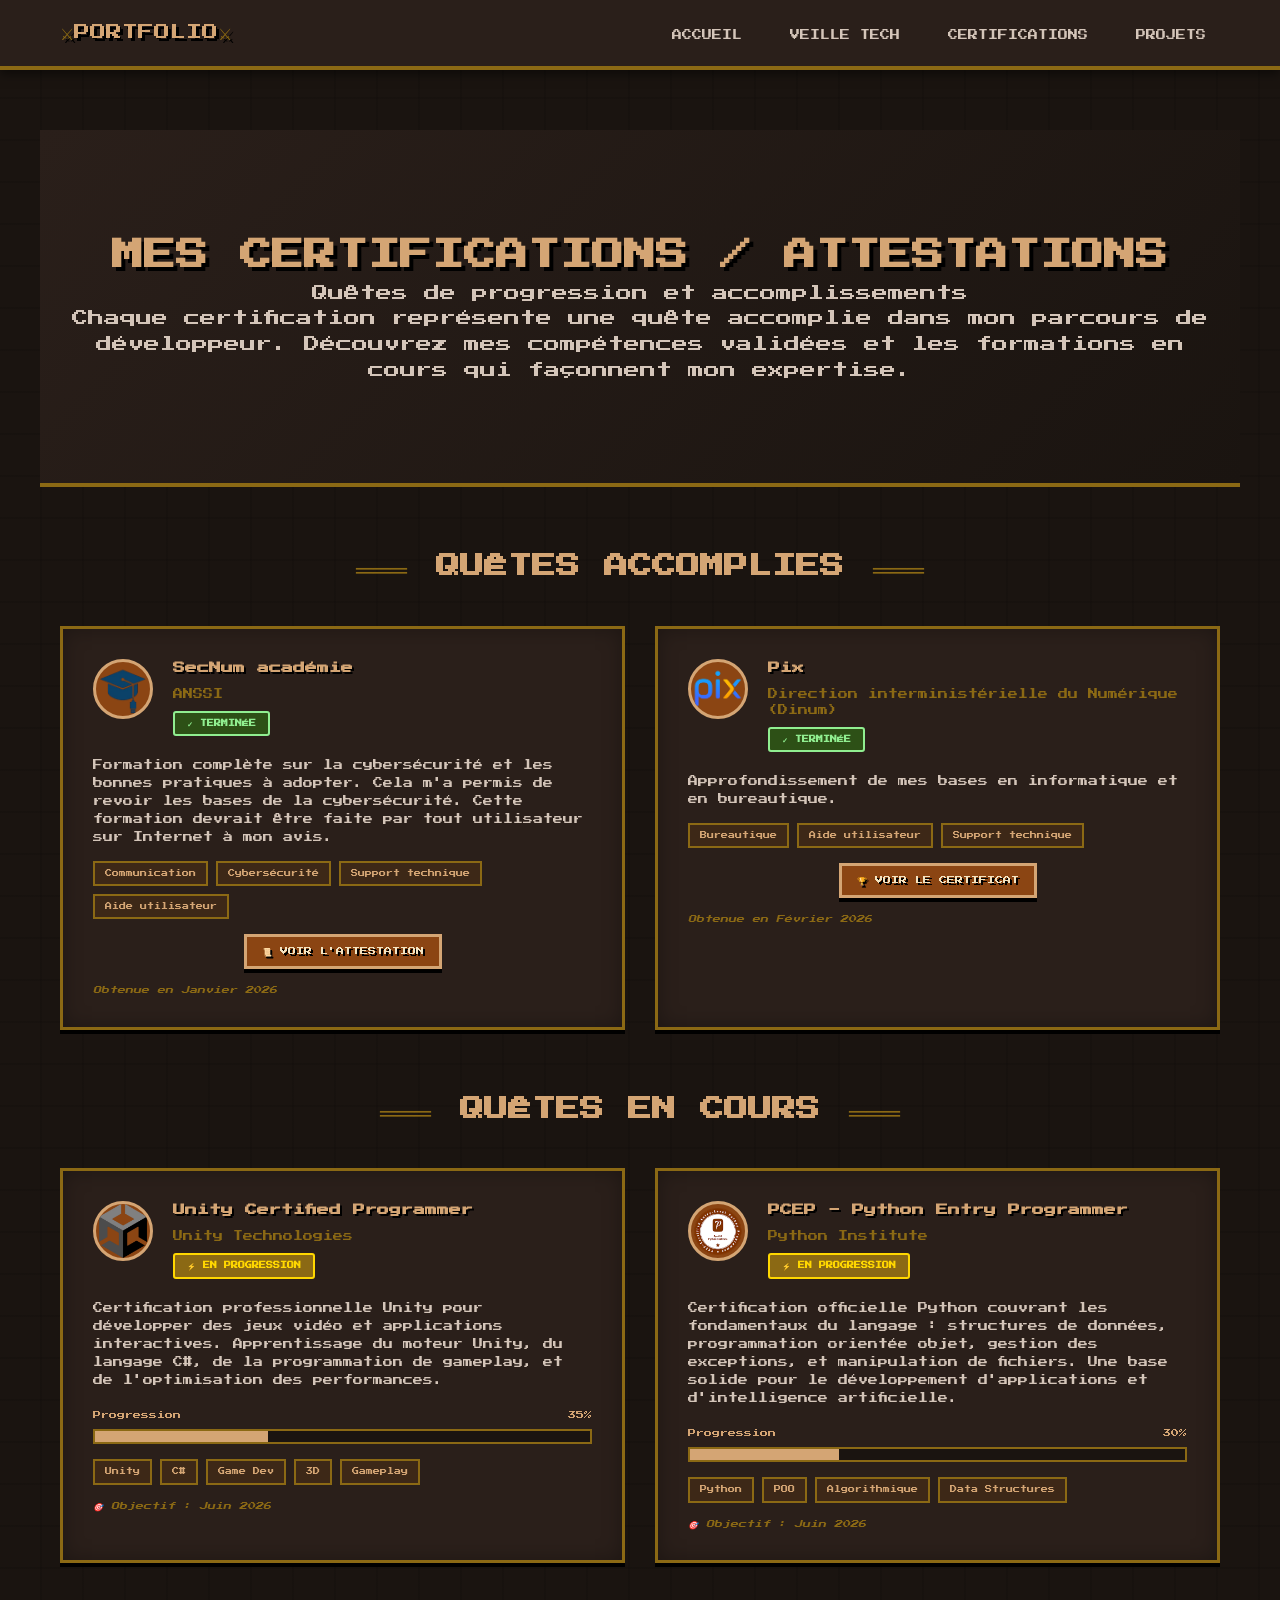
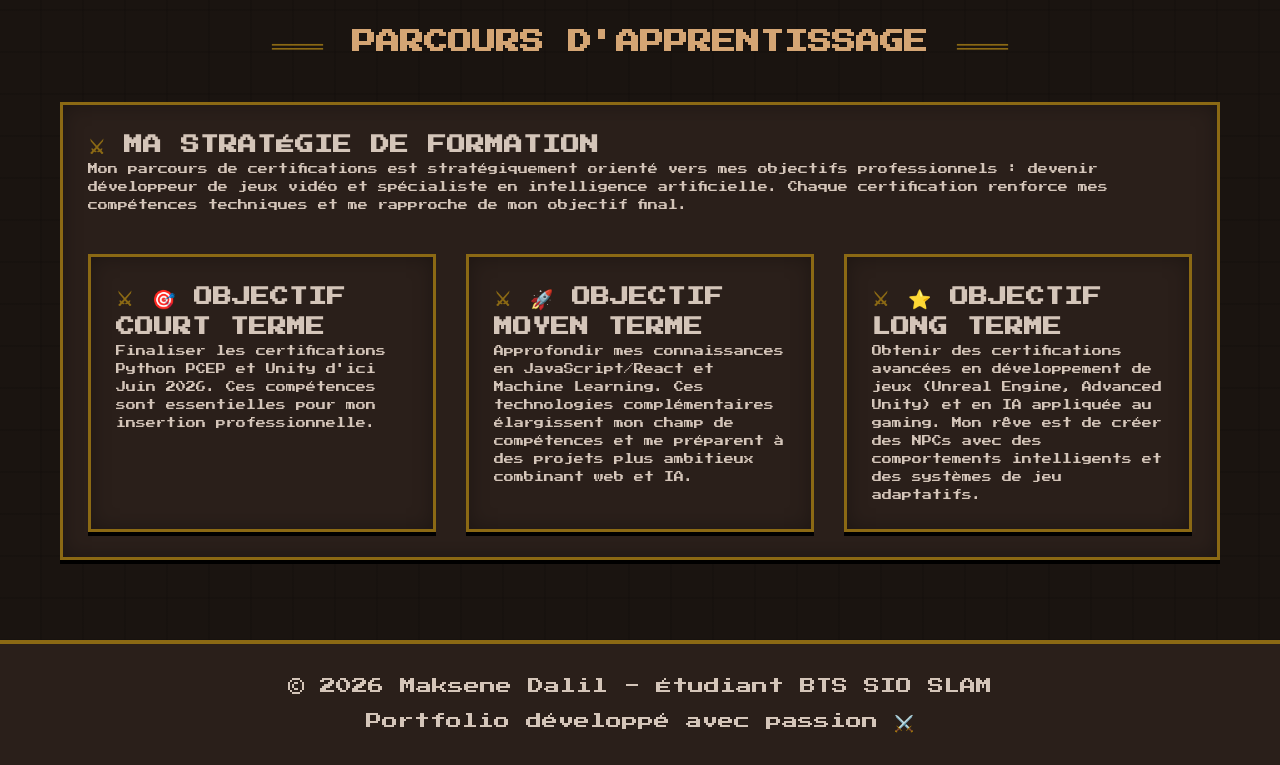
<file: certifications.html>
<!DOCTYPE html>
<html lang="fr">

<head>
    <meta charset="UTF-8">
    <meta name="viewport" content="width=device-width, initial-scale=1.0">
    <title>Certifications - Maksene Dalil</title>
    <link rel="stylesheet" href="style.css">
</head>

<body class="stone-bg">
    <header>
        <nav>
            <div class="logo">PORTFOLIO</div>
            <ul class="nav-links">
                <li><a href="index.html">ACCUEIL</a></li>
                <li><a href="veille.html">VEILLE TECH</a></li>
                <li><a href="certifications.html">CERTIFICATIONS</a></li>
                <li><a href="projets.html">PROJETS</a></li>
            </ul>
        </nav>
    </header>

    <section class="hero">
        <div class="hero-content">
            <h1>MES CERTIFICATIONS / ATTESTATIONS</h1>
            <p class="hero-subtitle">Quêtes de progression et accomplissements</p>
            <p class="hero-description">
                Chaque certification représente une quête accomplie dans mon parcours de développeur.
                Découvrez mes compétences validées et les formations en cours qui façonnent mon expertise.
            </p>
        </div>
    </section>

    <section id="certifications-completed" class="animate-on-scroll">
        <h2 class="section-title">QUÊTES ACCOMPLIES</h2>
        <div class="card-grid">
            <!-- Certification 1 - Exemple de certification complétée -->
            <div class="cert-card animate-on-scroll">
                <div class="cert-header">
                    <div class="cert-icon"><img src="assets/icons/secnum.png" alt="SecNum"></div>
                    <div class="cert-info">
                        <h3 class="cert-title">SecNum académie</h3>
                        <p class="cert-provider">ANSSI</p>
                        <span class="cert-status status-completed">✓ Terminée</span>
                    </div>
                </div>
                <p class="cert-description">
                    Formation complète sur la cybersécurité et les bonnes pratiques à adopter. Cela m'a permis de revoir
                    les bases de la cybersécurité. Cette formation devrait être faite par tout utilisateur sur Internet
                    à mon avis.
                </p>
                <div class="cert-skills">
                    <span class="skill-tag">Communication</span>
                    <span class="skill-tag">Cybersécurité</span>
                    <span class="skill-tag">Support technique</span>
                    <span class="skill-tag">Aide utilisateur</span>
                </div>
                <div class="report-download" style="margin-top: 15px;">
                    <a href="certification_et_attestation/I2speHTxBSU2rlE1Kb5wqeTVfKVnJ8NL5hgm79UMHF2zM63rMjgysMGE8q4G_213950_13022026.pdf"
                        class="download-link" target="_blank">📜 VOIR L'ATTESTATION</a>
                </div>
                <p class="cert-date"> Obtenue en Janvier 2026</p>
            </div>

            <!-- Certification 2 -->
            <div class="cert-card animate-on-scroll">
                <div class="cert-header">
                    <div class="cert-icon"><img src="assets/icons/pix.png" alt="Pix"></div>
                    <div class="cert-info">
                        <h3 class="cert-title">Pix</h3>
                        <p class="cert-provider">Direction interministérielle du Numérique (Dinum)</p>
                        <span class="cert-status status-completed">✓ Terminée</span>
                    </div>
                </div>
                <p class="cert-description">
                    Approfondissement de mes bases en informatique et en bureautique.
                </p>
                <div class="cert-skills">
                    <span class="skill-tag">Bureautique</span>
                    <span class="skill-tag">Aide utilisateur</span>
                    <span class="skill-tag">Support technique</span>
                </div>
                <div class="report-download" style="margin-top: 15px;">
                    <a href="certification_et_attestation/certification-pix.pdf" class="download-link"
                        target="_blank">🏆 VOIR LE CERTIFICAT</a>
                </div>
                <p class="cert-date"> Obtenue en Février 2026</p>
            </div>
        </div>
    </section>

    <section id="certifications-in-progress" class="animate-on-scroll">
        <h2 class="section-title">QUÊTES EN COURS</h2>
        <div class="card-grid">
            <!-- Certification Unity -->
            <div class="cert-card animate-on-scroll">
                <div class="cert-header">
                    <div class="cert-icon"><img src="assets/icons/unity.png" alt="Unity"></div>
                    <div class="cert-info">
                        <h3 class="cert-title">Unity Certified Programmer</h3>
                        <p class="cert-provider">Unity Technologies</p>
                        <span class="cert-status status-in-progress">⚡ En progression</span>
                    </div>
                </div>
                <p class="cert-description">
                    Certification professionnelle Unity pour développer des jeux vidéo et applications interactives.
                    Apprentissage du moteur Unity, du langage C#, de la programmation de gameplay,
                    et de l'optimisation des performances.
                </p>
                <div class="cert-progress">
                    <div class="progress-label">
                        <span>Progression</span>
                        <span>35%</span>
                    </div>
                    <div class="progress-bar-container">
                        <div class="progress-bar-fill" data-progress="35"></div>
                    </div>
                </div>
                <div class="cert-skills">
                    <span class="skill-tag">Unity</span>
                    <span class="skill-tag">C#</span>
                    <span class="skill-tag">Game Dev</span>
                    <span class="skill-tag">3D</span>
                    <span class="skill-tag">Gameplay</span>
                </div>
                <p class="cert-date">🎯 Objectif : Juin 2026</p>
            </div>

            <!-- Certification Python PCEP -->
            <div class="cert-card animate-on-scroll">
                <div class="cert-header">
                    <div class="cert-icon"><img src="assets/icons/python.png" alt="Python"></div>
                    <div class="cert-info">
                        <h3 class="cert-title">PCEP - Python Entry Programmer</h3>
                        <p class="cert-provider">Python Institute</p>
                        <span class="cert-status status-in-progress">⚡ En progression</span>
                    </div>
                </div>
                <p class="cert-description">
                    Certification officielle Python couvrant les fondamentaux du langage : structures de données,
                    programmation orientée objet, gestion des exceptions, et manipulation de fichiers.
                    Une base solide pour le développement d'applications et d'intelligence artificielle.
                </p>
                <div class="cert-progress">
                    <div class="progress-label">
                        <span>Progression</span>
                        <span>30%</span>
                    </div>
                    <div class="progress-bar-container">
                        <div class="progress-bar-fill" data-progress="30"></div>
                    </div>
                </div>
                <div class="cert-skills">
                    <span class="skill-tag">Python</span>
                    <span class="skill-tag">POO</span>
                    <span class="skill-tag">Algorithmique</span>
                    <span class="skill-tag">Data Structures</span>
                </div>
                <p class="cert-date">🎯 Objectif : Juin 2026</p>
            </div>
        </div>
    </section>

    <section id="learning-path" class="animate-on-scroll">
        <h2 class="section-title">PARCOURS D'APPRENTISSAGE</h2>
        <div class="card">
            <h3>MA STRATÉGIE DE FORMATION</h3>
            <p>
                Mon parcours de certifications est stratégiquement orienté vers mes objectifs professionnels :
                devenir développeur de jeux vidéo et spécialiste en intelligence artificielle.
                Chaque certification renforce mes compétences techniques et me rapproche de mon objectif final.
            </p>

            <div class="card-grid">
                <div class="card animate-on-scroll">
                    <h3>🎯 OBJECTIF COURT TERME</h3>
                    <p>Finaliser les certifications Python PCEP et Unity d'ici Juin 2026.
                        Ces compétences sont essentielles pour mon insertion professionnelle.</p>
                </div>

                <div class="card animate-on-scroll">
                    <h3>🚀 OBJECTIF MOYEN TERME</h3>
                    <p>Approfondir mes connaissances en JavaScript/React et Machine Learning.
                        Ces technologies complémentaires élargissent mon champ de compétences et
                        me préparent à des projets plus ambitieux combinant web et IA.</p>
                </div>

                <div class="card animate-on-scroll">
                    <h3>⭐ OBJECTIF LONG TERME</h3>
                    <p>Obtenir des certifications avancées en développement de jeux (Unreal Engine, Advanced Unity)
                        et en IA appliquée au gaming. Mon rêve est de créer des NPCs avec des comportements
                        intelligents et des systèmes de jeu adaptatifs.</p>
                </div>
            </div>
        </div>
    </section>


    <footer>
        <p>© 2026 Maksene Dalil - Étudiant BTS SIO SLAM</p>
        <p style="margin-top: 10px;">Portfolio développé avec passion ⚔️</p>
    </footer>

    <script src="main.js"></script>
</body>

</html>
</file>
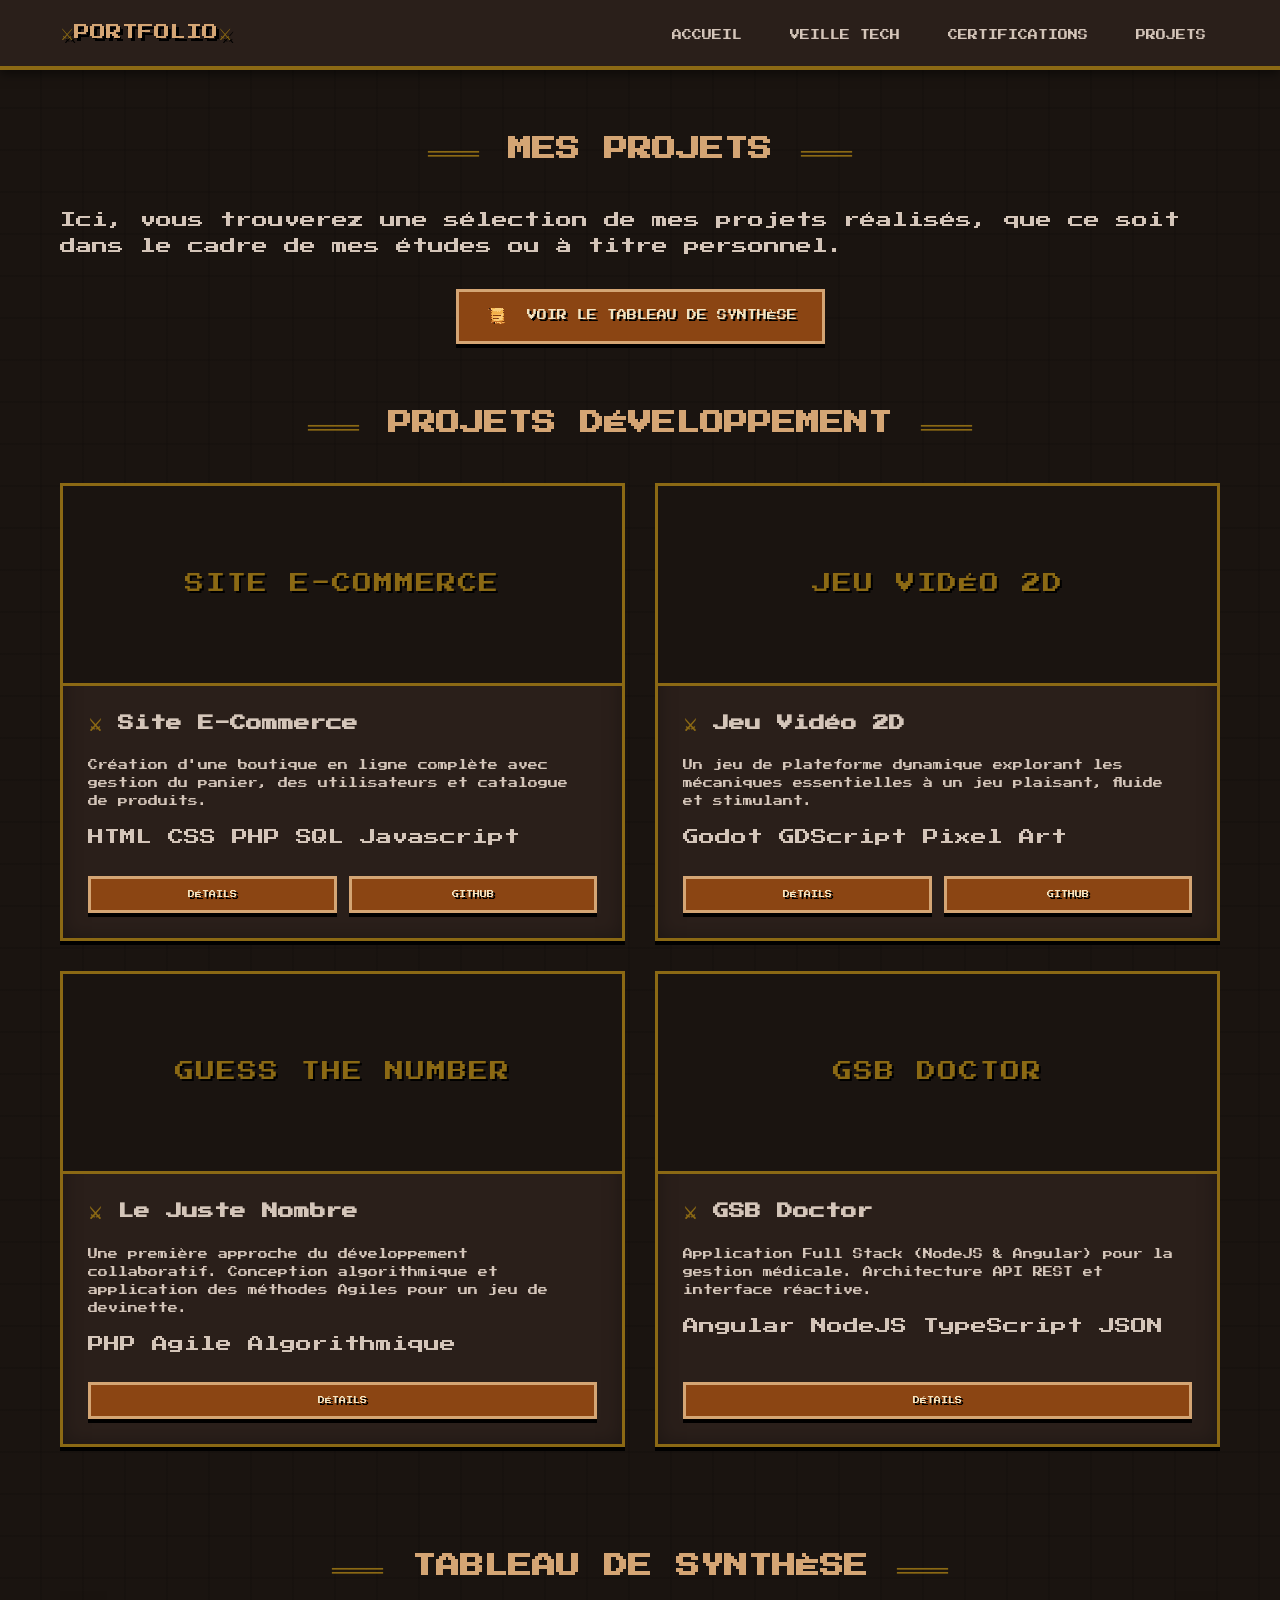
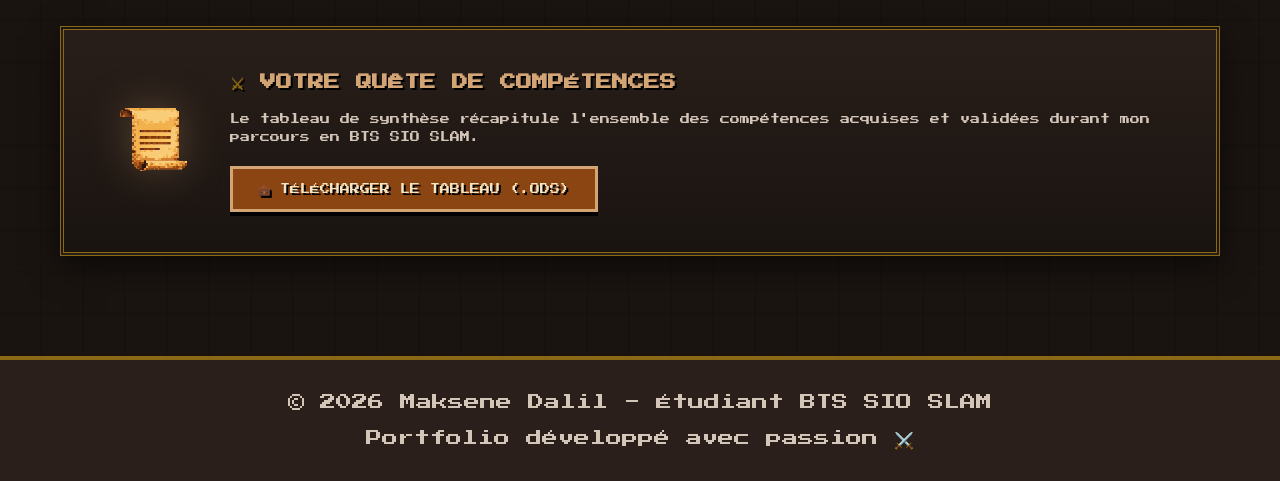
<file: projets.html>
<!DOCTYPE html>
<html lang="fr">

<head>
    <meta charset="UTF-8">
    <meta name="viewport" content="width=device-width, initial-scale=1.0">
    <title>Maksene Dalil - Mes Projets</title>
    <link rel="stylesheet" href="style.css">
</head>

<body class="stone-bg">
    <header>
        <nav>
            <div class="logo">PORTFOLIO</div>
            <ul class="nav-links">
                <li><a href="index.html">ACCUEIL</a></li>
                <li><a href="veille.html">VEILLE TECH</a></li>
                <li><a href="certifications.html">CERTIFICATIONS</a></li>
                <li><a href="projets.html">PROJETS</a></li>
            </ul>
        </nav>
    </header>

    <main class="projects-page">
        <!-- Section Titre Principal -->
        <section class="projects-hero animate-on-scroll">
            <h1 class="section-title">MES PROJETS</h1>
            <p class="hero-description">
                Ici, vous trouverez une sélection de mes projets réalisés, que ce soit dans le cadre de mes études ou à
                titre personnel.
            </p>
            <div class="hero-buttons" style="margin-top: 30px; text-align: center;">
                <a href="#synthesis" class="pixel-btn">
                    <img src="assets/img/projects/scroll_pixel.png" alt="" class="btn-icon"> VOIR LE TABLEAU DE SYNTHÈSE
                </a>
            </div>
        </section>



        <!-- Section Grille des Projets -->
        <section class="projects-grid-section animate-on-scroll">
            <h2 class="section-title">PROJETS DÉVELOPPEMENT</h2>
            <div class="card-grid card-grid-2x2">

                <!-- Projet 1: E-Commerce -->
                <div class="card project-card animate-on-scroll">
                    <div class="project-img-placeholder">
                        <div class="img-label">Site E-Commerce</div>
                    </div>
                    <div class="project-header-info">
                        <h3>Site E-Commerce</h3>
                        <p class="project-summary">
                            Création d'une boutique en ligne complète avec gestion du panier, des utilisateurs et
                            catalogue de produits.
                        </p>
                        <div class="project-languages">
                            <span class="lang-tag">HTML</span>
                            <span class="lang-tag">CSS</span>
                            <span class="lang-tag">PHP</span>
                            <span class="lang-tag">SQL</span>
                            <span class="lang-tag">Javascript</span>

                        </div>
                    </div>
                    <div class="card-buttons">
                        <a href="project-ecommerce.html" class="pixel-btn card-btn">DÉTAILS</a>
                        <a href="https://github.com/dalilmaksene/site_ecommerce" target="_blank"
                            class="pixel-btn card-btn github-btn">GITHUB</a>
                    </div>
                </div>

                <!-- Projet 2: Jeu Vidéo 2D -->
                <div class="card project-card animate-on-scroll">
                    <div class="project-img-placeholder">
                        <div class="img-label">Jeu Vidéo 2D</div>
                    </div>
                    <div class="project-header-info">
                        <h3>Jeu Vidéo 2D</h3>
                        <p class="project-summary">
                            Un jeu de plateforme dynamique explorant les mécaniques essentielles à un jeu plaisant,
                            fluide
                            et stimulant.
                        </p>
                        <div class="project-languages">
                            <span class="lang-tag">Godot</span>
                            <span class="lang-tag">GDScript</span>
                            <span class="lang-tag">Pixel Art</span>
                        </div>
                    </div>
                    <div class="card-buttons">
                        <a href="project-jv2d.html" class="pixel-btn card-btn">DÉTAILS</a>
                        <a href="https://github.com/dalilmaksene/Hollow_Like" target="_blank"
                            class="pixel-btn card-btn github-btn">GITHUB</a>
                    </div>
                </div>

                <!-- Projet 3: Guess Number -->
                <div class="card project-card animate-on-scroll">
                    <div class="project-img-placeholder">
                        <div class="img-label">Guess the Number</div>
                    </div>
                    <div class="project-header-info">
                        <h3>Le Juste Nombre</h3>
                        <p class="project-summary">
                            Une première approche du développement collaboratif. Conception algorithmique et application
                            des méthodes Agiles pour un jeu de devinette.
                        </p>
                        <div class="project-languages">
                            <span class="lang-tag">PHP</span>
                            <span class="lang-tag">Agile</span>
                            <span class="lang-tag">Algorithmique</span>
                        </div>
                    </div>
                    <div class="card-buttons">
                        <a href="project-guess.html" class="pixel-btn card-btn">DÉTAILS</a>
                    </div>
                </div>

                <!-- Projet 4: GSB Doctor -->
                <div class="card project-card animate-on-scroll">
                    <div class="project-img-placeholder">
                        <div class="img-label">GSB Doctor</div>
                    </div>
                    <div class="project-header-info">
                        <h3>GSB Doctor</h3>
                        <p class="project-summary">
                            Application Full Stack (NodeJS & Angular) pour la gestion médicale. Architecture API REST et
                            interface réactive.
                        </p>
                        <div class="project-languages">
                            <span class="lang-tag">Angular</span>
                            <span class="lang-tag">NodeJS</span>
                            <span class="lang-tag">TypeScript</span>
                            <span class="lang-tag">JSON</span>
                        </div>
                    </div>
                    <div class="card-buttons">
                        <a href="project-minetest.html" class="pixel-btn card-btn">DÉTAILS</a>
                    </div>
                </div>

            </div>
        </section>

        <!-- Section Tableau de Synthèse -->
        <section id="synthesis" class="synthesis-section animate-on-scroll">
            <h2 class="section-title">TABLEAU DE SYNTHÈSE</h2>
            <div class="card synthesis-card">
                <div class="quest-item">
                    <div class="quest-icon">
                        <img src="assets/img/projects/scroll_pixel.png" alt="Parchemin de quête">
                    </div>
                    <div class="quest-details">
                        <h3>VOTRE QUÊTE DE COMPÉTENCES</h3>
                        <p>
                            Le tableau de synthèse récapitule l'ensemble des compétences acquises et validées durant mon
                            parcours en BTS SIO SLAM.
                        </p>
                        <div class="download-container" style="margin-top: 20px;">
                            <a href="assets/img/projects/Tableau de synthèse Maksene Dalil.ods" class="download-btn">
                                <span class="icon">💼</span> TÉLÉCHARGER LE TABLEAU (.ODS)
                            </a>
                        </div>
                    </div>
                </div>
            </div>
        </section>
    </main>

    <footer>
        <p>© 2026 Maksene Dalil - Étudiant BTS SIO SLAM</p>
        <p style="margin-top: 10px;">Portfolio développé avec passion ⚔️</p>
    </footer>

    <script src="main.js"></script>
</body>

</html>
</file>
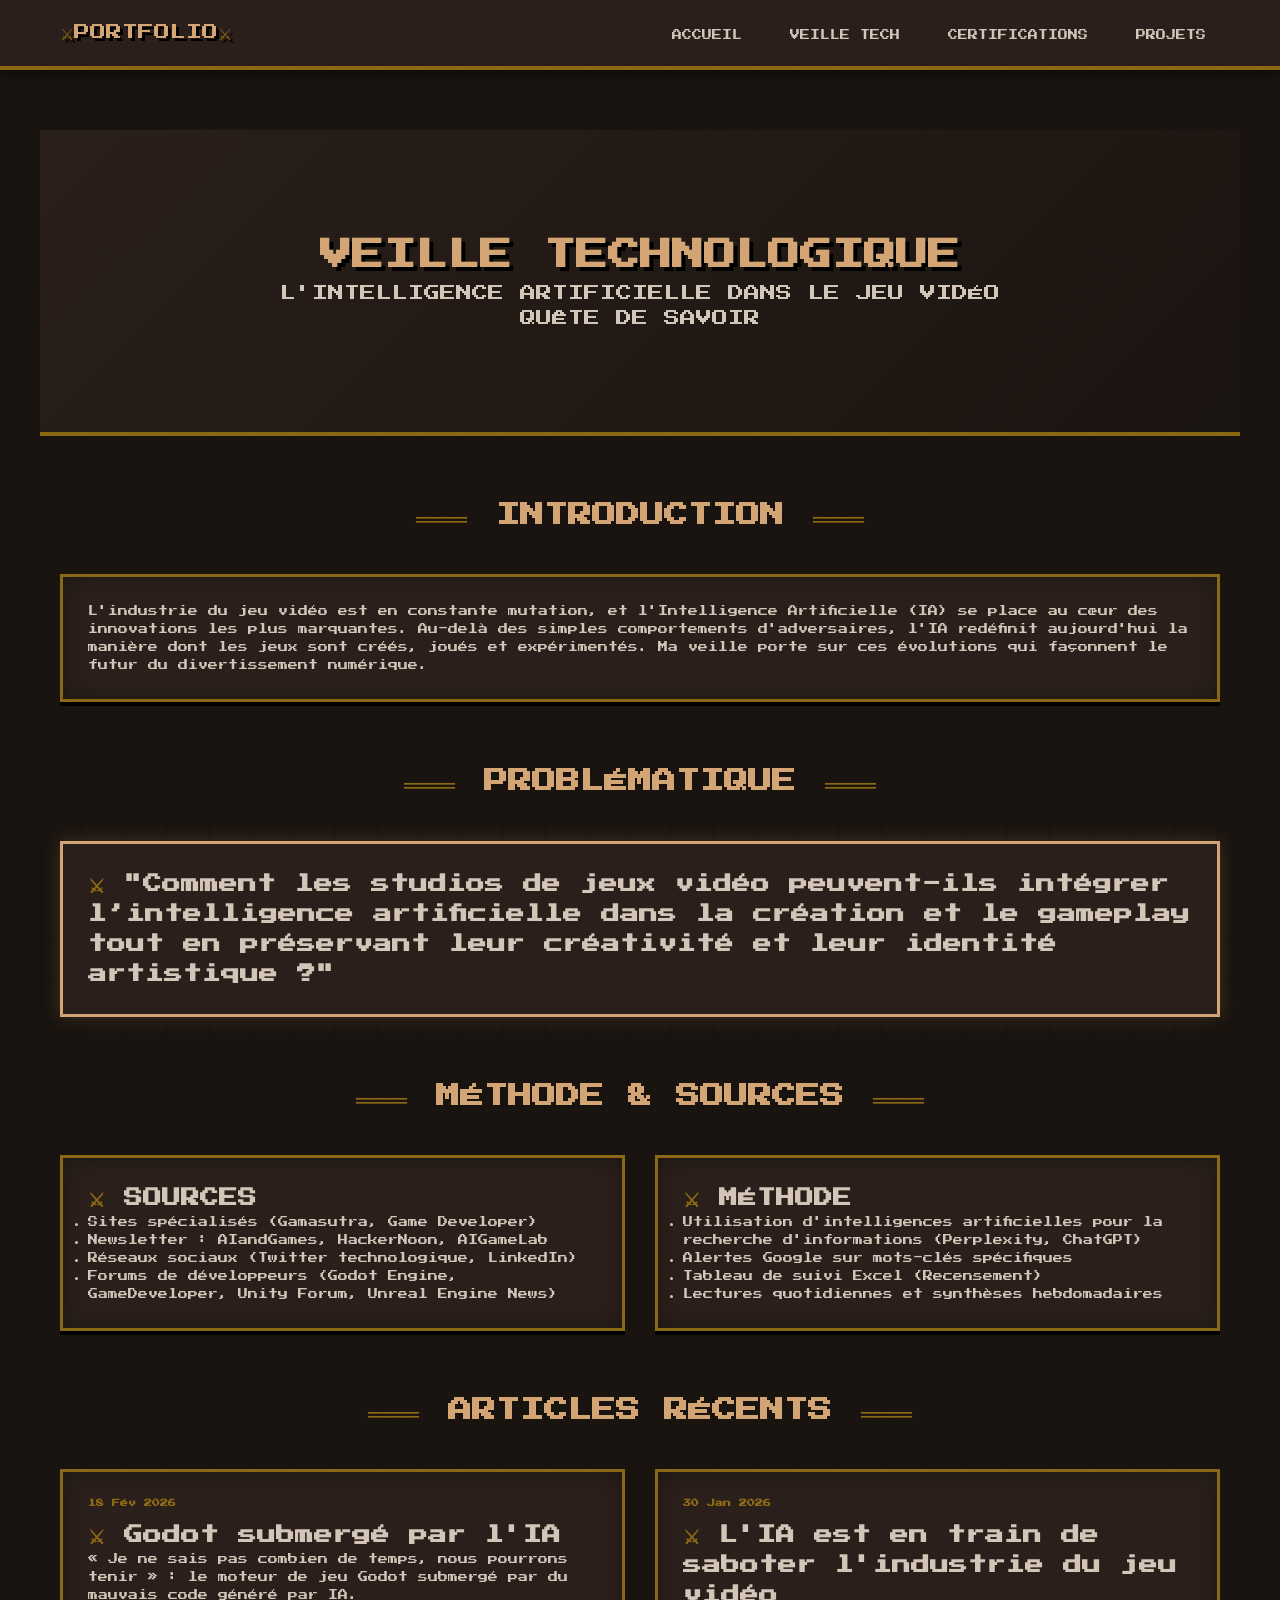
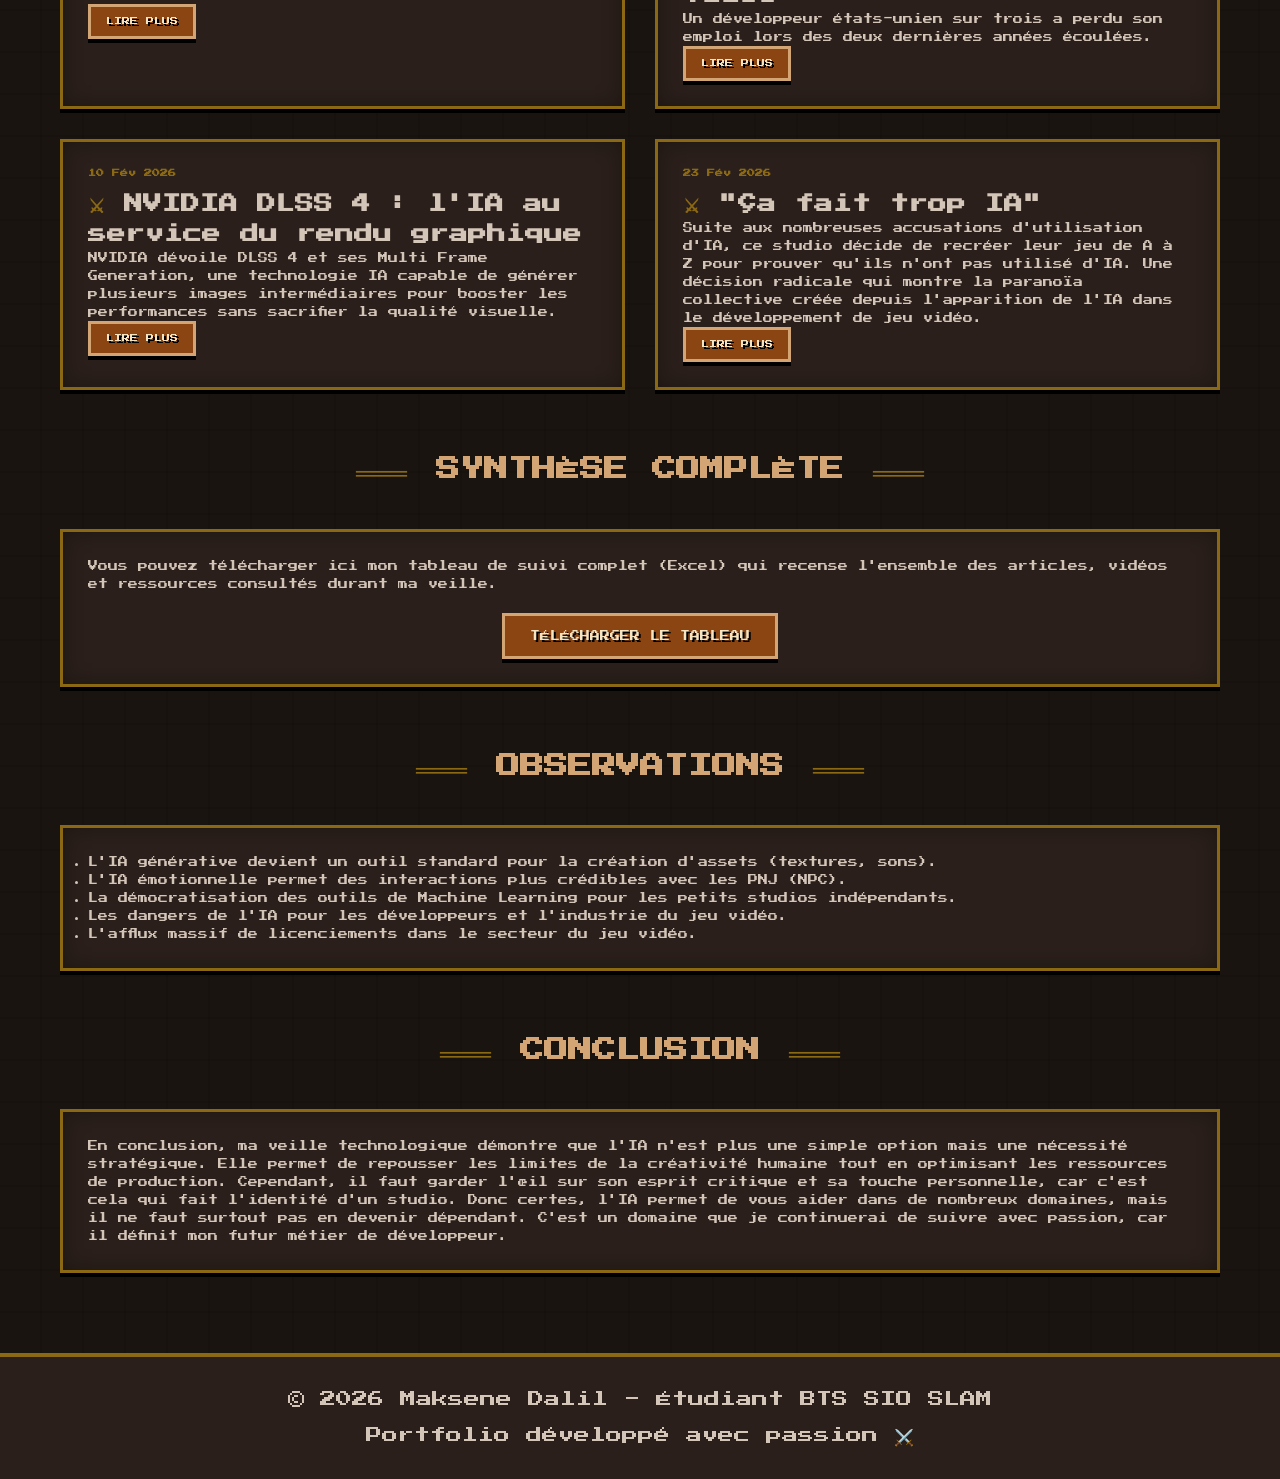
<file: veille.html>
<!DOCTYPE html>
<html lang="fr">

<head>
    <meta charset="UTF-8">
    <meta name="viewport" content="width=device-width, initial-scale=1.0">
    <title>Veille Technologique - Maksene Dalil</title>
    <link rel="stylesheet" href="style.css">
</head>

<body class="stone-bg">
    <header>
        <nav>
            <div class="logo">PORTFOLIO</div>
            <ul class="nav-links">
                <li><a href="index.html">ACCUEIL</a></li>
                <li><a href="veille.html">VEILLE TECH</a></li>
                <li><a href="certifications.html">CERTIFICATIONS</a></li>
                <li><a href="projets.html">PROJETS</a></li>
            </ul>
        </nav>
    </header>

    <main class="veille-page">
        <!-- Section Hero / Titre -->
        <section class="hero veille-hero">
            <div class="hero-content">
                <h1>VEILLE TECHNOLOGIQUE</h1>
                <p class="hero-subtitle">L'INTELLIGENCE ARTIFICIELLE DANS LE JEU VIDÉO</p>
                <div class="quest-badge">QUÊTE DE SAVOIR</div>
            </div>
        </section>

        <!-- Introduction -->
        <section id="introduction" class="animate-on-scroll">
            <h2 class="section-title">INTRODUCTION</h2>
            <div class="card">
                <p>
                    L'industrie du jeu vidéo est en constante mutation, et l'Intelligence Artificielle (IA) se place au
                    cœur des innovations les plus marquantes.
                    Au-delà des simples comportements d'adversaires, l'IA redéfinit aujourd'hui la manière dont les jeux
                    sont créés, joués et expérimentés.
                    Ma veille porte sur ces évolutions qui façonnent le futur du divertissement numérique.
                </p>
            </div>
        </section>

        <!-- Problématique -->
        <section id="problematique" class="animate-on-scroll">
            <h2 class="section-title">PROBLÉMATIQUE</h2>
            <div class="card highlight-card">
                <h3>"Comment les studios de jeux vidéo peuvent-ils intégrer l’intelligence artificielle dans la création
                    et le gameplay tout en préservant leur créativité et leur identité artistique ?"</h3>
            </div>
        </section>

        <!-- Méthode et Sources -->
        <section id="methode" class="animate-on-scroll">
            <h2 class="section-title">MÉTHODE & SOURCES</h2>
            <div class="card-grid">
                <div class="card">
                    <h3>SOURCES</h3>
                    <ul>
                        <li>Sites spécialisés (Gamasutra, Game Developer)</li>
                        <li>Newsletter : AIandGames, HackerNoon, AIGameLab</li>
                        <li>Réseaux sociaux (Twitter technologique, LinkedIn)</li>
                        <li>Forums de développeurs (Godot Engine, GameDeveloper, Unity Forum, Unreal Engine News)</li>
                    </ul>
                </div>
                <div class="card">
                    <h3>MÉTHODE</h3>
                    <ul>
                        <li>Utilisation d'intelligences artificielles pour la recherche
                            d'informations (Perplexity, ChatGPT)</li>
                        <li>Alertes Google sur mots-clés spécifiques</li>
                        <li>Tableau de suivi Excel (Recensement)</li>
                        <li>Lectures quotidiennes et synthèses hebdomadaires</li>
                    </ul>
                </div>
            </div>
        </section>

        <!-- Articles Récents -->
        <section id="articles" class="animate-on-scroll">
            <h2 class="section-title">ARTICLES RÉCENTS</h2>
            <div class="card-grid-2x2">
                <!-- Article 1 -->
                <div class="card article-card">
                    <div class="article-date">18 Fév 2026</div>
                    <h3>Godot submergé par l'IA</h3>
                    <p>« Je ne sais pas combien de temps, nous pourrons tenir » : le moteur de jeu Godot submergé par du
                        mauvais code généré par IA.</p>
                    <div>
                        <a href="https://www.frandroid.com/produits-android/console/2981091_je-ne-sais-pas-combien-de-temps-nous-pourrons-tenir-le-moteur-de-jeu-godot-submerge-par-du-mauvais-code-genere-par-ia"
                            class="download-link">LIRE PLUS</a>
                    </div>
                </div>
                <!-- Article 2 -->
                <div class="card article-card">
                    <div class="article-date">30 Jan 2026</div>
                    <h3>L'IA est en train de saboter l'industrie du jeu vidéo</h3>
                    <p>Un développeur états-unien sur trois a perdu son emploi lors des deux dernières années écoulées.
                    </p>
                    <div>
                        <a href="https://www.lesnumeriques.com/intelligence-artificielle/l-ia-est-en-train-de-saboter-l-industrie-du-jeu-video-et-les-developpeurs-sont-impuissants-n250796.html"
                            class="download-link">LIRE PLUS</a>
                    </div>
                </div>
                <!-- Article 3 -->
                <div class="card article-card">
                    <div class="article-date">10 Fév 2026</div>
                    <h3>NVIDIA DLSS 4 : l'IA au service du rendu graphique</h3>
                    <p>NVIDIA dévoile DLSS 4 et ses Multi Frame Generation, une technologie IA capable de générer
                        plusieurs images intermédiaires pour booster les performances sans sacrifier la qualité
                        visuelle.</p>
                    <div>
                        <a href="https://www.nvidia.com/fr-fr/geforce/technologies/dlss/" class="download-link">LIRE
                            PLUS</a>
                    </div>
                </div>
                <!-- Article 4 -->
                <div class="card article-card">
                    <div class="article-date">23 Fév 2026</div>
                    <h3>"Ça fait trop IA" </h3>
                    <p>Suite aux nombreuses accusations d'utilisation d'IA, ce studio décide de recréer leur jeu de A à
                        Z pour prouver qu'ils n'ont pas utilisé d'IA. Une décision radicale qui montre la paranoïa
                        collective créée depuis l'apparition de l'IA dans le développement de jeu vidéo.</p>
                    <div>
                        <a href="https://www.jeuxvideo.com/news/2064818/ca-fait-trop-ia-face-a-la-paranoia-comprehensible-des-joueurs-ce-studio-prend-une-decision-radicale.htm"
                            class="download-link">LIRE PLUS</a>
                    </div>
                </div>
            </div>
        </section>

        <!-- Téléchargement Excel -->
        <section id="download-veille" class="animate-on-scroll">
            <h2 class="section-title">SYNTHÈSE COMPLÈTE</h2>
            <div class="card">
                <p>Vous pouvez télécharger ici mon tableau de suivi complet (Excel) qui
                    recense l'ensemble des articles, vidéos et ressources consultés durant ma veille.</p>
                <div class="cv-download-container">
                    <a href="veille/Veille_info_IA-appliquee-au-JV_Dalil-Maksene.xlsx" class="download-btn" download>TÉLÉCHARGER LE TABLEAU</a>
                </div>
            </div>
        </section>

        <!-- Observations -->
        <section id="observations" class="animate-on-scroll">
            <h2 class="section-title">OBSERVATIONS</h2>
            <div class="card">
                <ul>
                    <li>L'IA générative devient un outil standard pour la création d'assets (textures, sons).</li>
                    <li>L'IA émotionnelle permet des interactions plus crédibles avec les PNJ (NPC).</li>
                    <li>La démocratisation des outils de Machine Learning pour les petits studios indépendants.</li>
                    <li>Les dangers de l'IA pour les développeurs et l'industrie du jeu vidéo.</li>
                    <li>L'afflux massif de licenciements dans le secteur du jeu vidéo.</li>
                </ul>
            </div>
        </section>

        <!-- Conclusion -->
        <section id="conclusion" class="animate-on-scroll">
            <h2 class="section-title">CONCLUSION</h2>
            <div class="card">
                <p>
                    En conclusion, ma veille technologique démontre que l'IA n'est plus une simple option mais une
                    nécessité stratégique.
                    Elle permet de repousser les limites de la créativité humaine tout en optimisant les ressources de
                    production.
                    Cependant, il faut garder l'œil sur son esprit critique et sa touche personnelle, car c'est cela qui
                    fait l'identité d'un studio.
                    Donc certes, l'IA permet de vous aider dans de nombreux domaines, mais il ne faut surtout pas en
                    devenir
                    dépendant.
                    C'est un domaine que je continuerai de suivre avec passion, car il définit mon futur métier de
                    développeur.
                </p>
            </div>
        </section>
    </main>

    <footer>
        <p>© 2026 Maksene Dalil - Étudiant BTS SIO SLAM</p>
        <p style="margin-top: 10px;">Portfolio développé avec passion ⚔️</p>
    </footer>

    <script src="main.js"></script>
</body>

</html>
</file>
<file: style.css>
@charset "UTF-8";
@import url('https://fonts.googleapis.com/css2?family=Press+Start+2P&family=MedievalSharp&display=swap');

:root {
    --font-size-h1: 32px;
    --font-size-h2: 24px;
    --font-size-h3: 16px;
    --font-size-h4: 12px;
    --font-size-base: 10px;
    --font-size-small: 8px;
    --font-size-tiny: 7px;
}

* {
    margin: 0;
    padding: 0;
    box-sizing: border-box;
    /* Curseur �p�e Base64 (Tip at 16,0) */
    cursor: url('[data-uri]') 16 0, auto;
}

/* Suppression du bleu par d�faut des liens */
a {
    color: inherit;
    text-decoration: none;
}

/* �tat interactif pour les liens et boutons (�p�e inclin�e + lueur) */
a,
button,
.choice-btn,
.submit-btn,
.download-btn,
.download-link,
.carousel-item {
    cursor: url('[data-uri]') 16 0, pointer !important;
}

body {
    font-family: 'Press Start 2P', cursive;
    background: #1a1410;
    color: #d4c5b9;
    line-height: 1.6;
    overflow-x: hidden;
}

/* Effet de clic - particules pixel */
.click-particle {
    position: absolute;
    width: 8px;
    height: 8px;
    background: #d4a574;
    pointer-events: none;
    z-index: 9999;
    animation: particle-explosion 0.8s ease-out forwards;
    box-shadow: 0 0 4px #d4a574;
}

@keyframes particle-explosion {
    0% {
        transform: translate(0, 0) scale(1);
        opacity: 1;
    }

    100% {
        transform: translate(var(--x), var(--y)) scale(0);
        opacity: 0;
    }
}

/* Curseur custom avec trail */
.cursor-trail {
    position: fixed;
    width: 6px;
    height: 6px;
    background: #8b6914;
    border-radius: 50%;
    pointer-events: none;
    z-index: 9998;
    opacity: 0.6;
    animation: fade-trail 0.5s ease-out forwards;
}

/* Trainee de feu pour l'épée légendaire */
.legendary-fire {
    position: fixed;
    width: 10px;
    height: 10px;
    background: radial-gradient(circle, #ffeb3b, #ff9800, #ff5722);
    border-radius: 50%;
    pointer-events: none;
    z-index: 9997;
    filter: blur(1px);
    animation: fire-rise 0.6s ease-out forwards;
    box-shadow: 0 0 10px #ff5722, 0 0 20px #ffeb3b;
}

@keyframes fire-rise {
    0% {
        transform: translate(0, 0) scale(1) rotate(0deg);
        opacity: 1;
    }

    100% {
        transform: translate(var(--rx), var(--ry)) scale(0) rotate(180deg);
        opacity: 0;
    }
}

@keyframes fade-trail {
    to {
        opacity: 0;
        transform: scale(0);
    }
}

.stone-bg {
    background-image:
        repeating-linear-gradient(90deg, transparent, transparent 40px, rgba(0, 0, 0, .1) 40px, rgba(0, 0, 0, .1) 42px),
        repeating-linear-gradient(0deg, transparent, transparent 40px, rgba(0, 0, 0, .1) 40px, rgba(0, 0, 0, .1) 42px);
}

/* Animations */
@keyframes fadeIn {
    from {
        opacity: 0;
        transform: translateY(20px);
    }

    to {
        opacity: 1;
        transform: translateY(0);
    }
}

/* RPG QUEST HINTS */
.quest-hint {
    font-size: 0.75rem;
    color: #daa520;
    font-style: italic;
    margin: 10px 0;
    opacity: 0.8;
    text-transform: uppercase;
    display: flex;
    align-items: center;
    gap: 8px;
    letter-spacing: 1px;
    transition: opacity 0.3s;
}

.quest-hint:hover {
    opacity: 1;
    color: #ffd700;
}

.quest-hint::before {
    content: '📜';
    font-style: normal;
}

@keyframes slideInLeft {
    from {
        opacity: 0;
        transform: translateX(-100px);
    }

    to {
        opacity: 1;
        transform: translateX(0);
    }
}

@keyframes slideInRight {
    from {
        opacity: 0;
        transform: translateX(100px);
    }

    to {
        opacity: 1;
        transform: translateX(0);
    }
}

@keyframes float {

    0%,
    100% {
        transform: translateY(0px);
    }

    50% {
        transform: translateY(-20px);
    }
}

@keyframes glow {

    0%,
    100% {
        box-shadow: 0 0 20px rgba(212, 165, 116, 0.3);
    }

    50% {
        box-shadow: 0 0 40px rgba(212, 165, 116, 0.6);
    }
}

.rpg-modal {
    position: fixed;
    top: 0;
    left: 0;
    width: 100%;
    height: 100%;
    background: rgba(0, 0, 0, 0.95);
    display: flex;
    align-items: center;
    justify-content: center;
    z-index: 9999;
    animation: fadeIn 0.5s;
}

.rpg-modal.hidden {
    display: none !important;
}

.hidden {
    display: none !important;
}

.rpg-container {
    width: 90%;
    max-width: 800px;
    animation: slideInRight 0.8s;
}

.character-section {
    display: flex;
    align-items: flex-end;
    margin-bottom: 20px;
    gap: 20px;
}

.character-sprite {
    width: 120px;
    height: 120px;
    background: url('assets/img/dalil_knight.png') center/cover no-repeat;
    border: 4px solid #d4a574;
    box-shadow: 0 8px 0 #000, inset 0 0 20px rgba(0, 0, 0, 0.5);
    image-rendering: pixelated;
    position: relative;
    animation: float 3s ease-in-out infinite;
}

.character-sprite::after {
    content: '';
}

.name-tag {
    background: #8b4513;
    color: #f4e4c1;
    padding: 8px 20px;
    border: 3px solid #d4a574;
    font-size: var(--font-size-h4);
    box-shadow: 0 4px 0 #000;
    text-shadow: 2px 2px #000;
    animation: glow 2s ease-in-out infinite;
}

.dialogue-box {
    background: #2a1f1a;
    border: 4px solid #d4a574;
    padding: 25px;
    position: relative;
    box-shadow: 0 8px 0 #000, inset 0 0 30px rgba(0, 0, 0, 0.5);
    min-height: 180px;
}

.dialogue-box::before {
    content: '';
    position: absolute;
    top: -20px;
    left: 40px;
    width: 0;
    height: 0;
    border-left: 20px solid transparent;
    border-right: 20px solid transparent;
    border-bottom: 20px solid #d4a574;
}

.dialogue-box::after {
    content: '';
    position: absolute;
    top: -12px;
    left: 44px;
    width: 0;
    height: 0;
    border-left: 16px solid transparent;
    border-right: 16px solid transparent;
    border-bottom: 16px solid #2a1f1a;
}

.dialogue-text {
    font-size: var(--font-size-base);
    line-height: 2;
    color: #f4e4c1;
    margin-bottom: 25px;
    min-height: 80px;
}

.choices-container {
    display: grid;
    gap: 15px;
}

.choice-btn {
    background: #3d2817;
    color: #f4e4c1;
    border: 3px solid #8b6914;
    padding: 15px 20px;
    font-family: 'Press Start 2P', cursive;
    font-size: var(--font-size-base);
    cursor: pointer;
    text-align: left;
    transition: all 0.2s;
    position: relative;
    box-shadow: 0 4px 0 #000;
}

.choice-btn:hover:not(:disabled) {
    background: #8b4513;
    border-color: #d4a574;
}

.choice-btn::before {
    content: '\2694\00a0';
    color: #d4a574;
    margin-right: 8px;
}

.continue-btn {
    background: #8b4513;
    color: #f4e4c1;
    border: 3px solid #d4a574;
    padding: 12px 30px;
    font-family: 'Press Start 2P', cursive;
    font-size: var(--font-size-base);
    cursor: pointer;
    display: block;
    margin: 20px auto 0;
    transition: all 0.3s;
    box-shadow: 0 4px 0 #000;
}

.skip-btn {
    background: #3d2817;
    color: #d4a574;
    border: 2px solid #8b6914;
    padding: 5px 15px;
    font-size: var(--font-size-small);
    font-family: 'Press Start 2P', cursive;
    cursor: pointer;
    margin-top: 15px;
    transition: all 0.3s;
}

.skip-btn:hover {
    background: #8b4513;
    border-color: #d4a574;
    color: #f4e4c1;
}

.question-counter {
    margin-top: 20px;
    font-size: var(--font-size-small);
    color: #8b6914;
    text-align: center;
    border-top: 1px solid rgba(139, 105, 20, 0.3);
    padding-top: 15px;
}

header {
    background: #2a1f1a;
    padding: 20px 0;
    border-bottom: 4px solid #8b6914;
    position: sticky;
    top: 0;
    z-index: 100;
    box-shadow: 0 4px 10px rgba(0, 0, 0, 0.5);
}

nav {
    max-width: 1200px;
    margin: 0 auto;
    display: flex;
    justify-content: space-between;
    align-items: center;
    padding: 0 20px;
    flex-wrap: wrap;
}

.logo {
    font-size: var(--font-size-h3);
    color: #d4a574;
    text-shadow: 3px 3px #000;
}

.logo::before,
.logo::after {
    content: '\2694';
    margin: 0 10;
    color: #8b6914;
}

.nav-links {
    display: flex;
    gap: 20px;
    list-style: none;
}

.nav-links a {
    color: #d4c5b9;
    font-size: var(--font-size-base);
    padding: 8px 12px;
    border: 2px solid transparent;
    transition: all 0.3s;
}

.nav-links a:hover {
    border: 2px solid #8b6914;
}

.hero {
    text-align: center;
    padding: 100px 20px;
    border-bottom: 4px solid #8b6914;
    background: linear-gradient(135deg, #2a1f1a 0%, #1a1410 100%);
}

.hero h1 {
    font-size: var(--font-size-h1);
    color: #d4a574;
    text-shadow: 4px 4px #000;
}

section {
    max-width: 1200px;
    margin: 60px auto;
    padding: 0 20px;
}

.section-title {
    font-size: var(--font-size-h2);
    color: #d4a574;
    margin-bottom: 40px;
    text-align: center;
    position: relative;
    display: block;
    width: fit-content;
    margin-left: auto;
    margin-right: auto;
}

.section-title::before {
    content: '\2550\2550\2550';
    position: absolute;
    left: -80px;
    color: #8b6914;
}

.section-title::after {
    content: '\2550\2550\2550';
    position: absolute;
    right: -80px;
    color: #8b6914;
}

.animate-on-scroll {
    opacity: 0;
    transform: translateY(50px);
    transition: all 0.6s ease-out;
}

.animate-on-scroll.visible {
    opacity: 1;
    transform: translateY(0);
}

.card-grid {
    display: grid;
    grid-template-columns: repeat(auto-fit, minmax(280px, 1fr));
    gap: 30px;
    margin-top: 40px;
}

.card-grid-2x2 {
    display: grid;
    grid-template-columns: repeat(2, 1fr);
    gap: 30px;
    margin-top: 40px;
}

@media (max-width: 768px) {
    .card-grid-2x2 {
        grid-template-columns: 1fr;
    }
}

.card {
    background: #2a1f1a;
    border: 3px solid #8b6914;
    padding: 25px;
    transition: all 0.3s;
    box-shadow: 0 4px 0 #000, inset 0 0 20px rgba(0, 0, 0, 0.3);
}

a.card {
    text-decoration: none;
    color: inherit;
    display: block;
}

.card:hover {
    transform: translateY(-6px) scale(1.02);
    border-color: #d4a574;
    box-shadow: 0 8px 0 #000, inset 0 0 20px rgba(0, 0, 0, 0.3), 0 0 25px rgba(212, 165, 116, 0.3);
}

.card:hover h3 {
    color: #d4a574;
    text-shadow: 0 0 10px rgba(212, 165, 116, 0.4);
}

.card:hover .project-img-placeholder {
    border-color: #d4a574;
    box-shadow: inset 0 0 15px rgba(212, 165, 116, 0.15);
}

.card:hover .img-label {
    color: #d4a574;
    text-shadow: 0 0 8px rgba(212, 165, 116, 0.5);
}

.card h3::before {
    content: '\2694\00a0';
    color: #8b6914;
}

.card p,
.card li {
    font-size: var(--font-size-base);
    line-height: 1.8;
    color: #d4c5b9;
}

/* BOUTONS RPG UNIFI�S */
.download-btn,
.download-link,
.submit-btn,
.pixel-btn {
    display: inline-block;
    background: #8b4513;
    color: #f4e4c1 !important;
    border: 3px solid #d4a574;
    padding: 12px 25px;
    font-family: 'Press Start 2P', cursive;
    font-size: var(--font-size-base);
    text-decoration: none;
    transition: all 0.3s;
    box-shadow: 0 4px 0 #000;
    text-shadow: 2px 2px #000;
    text-align: center;
}

.download-btn:hover,
.download-link:hover,
.submit-btn:hover,
.pixel-btn:hover {
    background: #d4a574;
    color: #2a1f1a !important;
    transform: translateY(-2px);
    box-shadow: 0 6px 0 #000;
}

.download-link {
    font-size: var(--font-size-small);
    padding: 8px 15px;
}

.skill-bar {
    margin-bottom: 25px;
}

.bar-container {
    background: #1a1410;
    height: 25px;
    border: 2px solid #8b6914;
    overflow: hidden;
}

.bar-fill {
    height: 100%;
    background: linear-gradient(90deg, #8b4513, #d4a574);
    transition: width 1.5s ease;
    display: flex;
    align-items: center;
    justify-content: flex-end;
    padding-right: 10px;
    width: 0%;
}

.bar-fill.animate {
    width: var(--target-width);
}

.timeline-item {
    display: flex;
    gap: 30px;
    margin-bottom: 50px;
    position: relative;
    align-items: flex-start;
}

.timeline-date {
    width: 250px;
    flex-shrink: 0;
    text-align: center;
    font-size: var(--font-size-tiny);
    color: #d4a574;
    padding: 8px 12px;
    background: #1a1410;
    border: 2px solid #8b6914;
    box-shadow: 2px 2px 0px #000;
    height: fit-content;
    margin-top: 5px;
    position: relative;
    z-index: 2;
}

.timeline-item::before {
    content: '';
    position: absolute;
    left: 265px;
    top: 30px;
    bottom: -50px;
    width: 3px;
    background: linear-gradient(180deg, #8b6914 0%, #d4a574 100%);
}

.timeline-content {
    flex: 1;
    background: #2a1f1a;
    border: 3px solid #8b6914;
    padding: 20px;
    position: relative;
    box-shadow: 0 4px 0 #000;
    transition: all 0.3s;
}

.timeline-content h4 {
    font-size: var(--font-size-h4);
    margin-bottom: 10px;
}

.timeline-content p {
    font-size: var(--font-size-small);
    line-height: 1.6;
}

.timeline-content::before {
    position: absolute;
    left: -32.5px;
    top: 15px;
    width: 35px;
    height: 35px;
    background: #8b4513;
    border: 3px solid #d4a574;
    border-radius: 50%;
    display: flex;
    align-items: center;
    justify-content: center;
    color: #d4a574;
    animation: pulse-icon 2s infinite;
}

@keyframes pulse-icon {

    0%,
    100% {
        transform: scale(1);
    }

    50% {
        transform: scale(1.1);
    }
}

.form-group {
    margin-bottom: 25px;
}

.form-group input,
.form-group textarea {
    width: 100%;
    padding: 15px;
    background: #1a1410;
    border: 3px solid #8b6914;
    color: #d4c5b9;
    font-family: 'Press Start 2P', cursive;
    font-size: var(--font-size-base);
}

footer {
    background: #2a1f1a;
    padding: 30px;
    text-align: center;
    border-top: 4px solid #8b6914;
    margin-top: 80px;
}

/* RESTRUCTURATION STYLES */
.bts-options .card {
    display: flex;
    flex-direction: column;
    justify-content: space-between;
}

.highlight-card {
    border-color: #d4a574;
    box-shadow: 0 0 15px rgba(212, 165, 116, 0.2);
}

.choice-badge {
    align-self: flex-start;
    background: #228b22;
    color: #fff;
    padding: 5px 10px;
    font-size: var(--font-size-small);
    border: 2px solid #fff;
}

.carousel-container {
    width: 100%;
    overflow: hidden;
    background: #2a1f1a;
    border-top: 3px solid #8b6914;
    border-bottom: 3px solid #8b6914;
    padding: 30px 0;
    position: relative;
}

.carousel-track {
    display: flex;
    width: calc(150px * 16);
    animation: scroll-carousel 20s linear infinite;
}

.carousel-item {
    width: 150px;
    flex-shrink: 0;
    display: flex;
    flex-direction: column;
    align-items: center;
    gap: 10px;
}

/* SPECIFIC BTS OPTIONS LAYOUT */
.bts-intro {
    margin-bottom: 30px !important;
}

.bts-options {
    grid-template-columns: repeat(2, 1fr) !important;
}

@media (max-width: 900px) {
    .bts-options {
        grid-template-columns: 1fr !important;
    }
}

@keyframes scroll-carousel {
    0% {
        transform: translateX(0);
    }

    100% {
        transform: translateX(calc(-150px * 8));
    }
}

/* PAGE CERTIFICATIONS */
.cert-card {
    background: #2a1f1a;
    border: 3px solid #8b6914;
    padding: 30px;
    position: relative;
    transition: all 0.4s ease;
    box-shadow: 0 4px 0 #000, inset 0 0 20px rgba(0, 0, 0, 0.3);
}

.cert-card:hover {
    transform: translateY(-10px);
    border-color: #d4a574;
    box-shadow: 0 12px 30px rgba(212, 165, 116, 0.4);
}

.cert-header {
    display: flex;
    justify-content: flex-start;
    align-items: flex-start;
    margin-bottom: 20px;
    gap: 20px;
}

.cert-icon {
    width: 60px;
    height: 60px;
    background: #8b4513;
    border: 3px solid #d4a574;
    border-radius: 50%;
    display: flex;
    align-items: center;
    justify-content: center;
    font-size: 24px;
    flex-shrink: 0;
    overflow: hidden;
}

.cert-icon img {
    width: 100%;
    height: 100%;
    object-fit: contain;
}

.cert-title {
    font-size: var(--font-size-h4);
    color: #d4a574;
    margin-bottom: 8px;
    text-shadow: 2px 2px #000;
}

.cert-provider {
    font-size: var(--font-size-base);
    color: #8b6914;
    margin-bottom: 5px;
}

.cert-status {
    display: inline-block;
    padding: 5px 12px;
    font-size: var(--font-size-tiny);
    border-radius: 3px;
    font-weight: bold;
    text-transform: uppercase;
}

.status-completed {
    background: #2d5016;
    color: #90EE90;
    border: 2px solid #90EE90;
}

.status-in-progress {
    background: #8b6914;
    color: #ffd700;
    border: 2px solid #ffd700;
}

.cert-description {
    font-size: var(--font-size-base);
    line-height: 1.8;
    color: #d4c5b9;
    margin-top: 15px;
}

.cert-progress {
    margin-top: 20px;
}

.progress-label {
    font-size: var(--font-size-small);
    color: #d4a574;
    margin-bottom: 8px;
    display: flex;
    justify-content: space-between;
}

.progress-bar-container {
    background: #1a1410;
    height: 15px;
    border: 2px solid #8b6914;
    overflow: hidden;
}

.progress-bar-fill {
    height: 100%;
    background: #d4a574;
    transition: width 2s ease;
}

.cert-date {
    font-size: var(--font-size-small);
    color: #8b6914;
    margin-top: 15px;
    font-style: italic;
}

.cert-skills {
    margin-top: 15px;
    display: flex;
    flex-wrap: wrap;
    gap: 8px;
}

.skill-tag {
    background: #3d2817;
    color: #d4a574;
    padding: 5px 10px;
    font-size: var(--font-size-tiny);
    border: 2px solid #8b6914;
}

/* PAGE VEILLE & PROJETS */
.project-card {
    padding: 0 !important;
    overflow: hidden;
    display: flex;
    flex-direction: column;
    height: 100%;
    /* Ensure all cards in a row have the same height */
}

.card-buttons {
    display: flex;
    gap: 12px;
    padding: 0 25px 25px;
    justify-content: space-between;
    margin-top: auto;
}

.card-buttons .pixel-btn {
    flex: 1;
    text-align: center;
    padding: 10px 5px;
    font-size: var(--font-size-tiny);
}

.card-buttons .pixel-btn:hover {
    background: #d4a574;
    color: #2a1f1a !important;
    transform: translateY(-2px);
    box-shadow: 0 6px 0 #000;
}

/* --- EASTER EGGS STYLES --- */

/* 1. Weapon Evolution Cursors */
.weapon-lvl-2,
.weapon-lvl-2 * {
    cursor: url('[data-uri]') 16 0, auto !important;
}

.weapon-lvl-3,
.weapon-lvl-3 * {
    cursor: url('[data-uri]') 16 0, auto !important;
}

.weapon-lvl-4,
.weapon-lvl-4 * {
    cursor: url('[data-uri]') 16 0, auto !important;
}

.weapon-lvl-5,
.weapon-lvl-5 * {
    cursor: url('[data-uri]') 16 0, auto !important;
}

/* 2. Dungeon Mode */
.dungeon-mode {
    filter: sepia(0.5) contrast(1.2);
}

.dungeon-overlay {
    position: absolute;
    top: 0;
    left: 0;
    width: 100%;
    height: 100%;
    min-height: 100vh;
    background: radial-gradient(circle 250px at var(--x) var(--y), transparent 80%, rgba(0, 0, 0, 0.98) 100%);
    z-index: 10000;
    pointer-events: none;
    transition: none;
    /* Remove lag so it follows cursor instantly */
}

/* 3. Mimic Encounter Styles */
.mimic-active {
    position: relative;
    background: #ff4444 !important;
    animation: mimic-shake 0.2s infinite;
    transform: scale(1.2);
    z-index: 1000;
    overflow: visible !important;
    color: transparent !important;
    /* Hide the text */
}

.mimic-face {
    position: absolute;
    top: 50%;
    left: 50%;
    transform: translate(-50%, -50%);
    width: 350%;
    /* Much larger */
    height: 350%;
    background: url('assets/img/mimic-face.png') no-repeat center center;
    background-size: contain;
    pointer-events: none;
    z-index: 1001;
    filter: drop-shadow(0 0 15px rgba(255, 0, 0, 0.7));
}

@keyframes mimic-shake {
    0% {
        transform: translate(1px, 1px) rotate(0deg);
    }

    10% {
        transform: translate(-1px, -2px) rotate(-1deg);
    }

    20% {
        transform: translate(-3px, 0px) rotate(1deg);
    }

    30% {
        transform: translate(3px, 2px) rotate(0deg);
    }

    40% {
        transform: translate(1px, -1px) rotate(1deg);
    }

    50% {
        transform: translate(-1px, 2px) rotate(-1deg);
    }

    60% {
        transform: translate(-3px, 1px) rotate(0deg);
    }

    70% {
        transform: translate(3px, 1px) rotate(-1deg);
    }

    80% {
        transform: translate(-1px, -1px) rotate(1deg);
    }

    90% {
        transform: translate(1px, 2px) rotate(0deg);
    }

    100% {
        transform: translate(1px, -2px) rotate(-1deg);
    }
}

.boss-bar-container {
    position: fixed;
    top: 20px;
    left: 50%;
    transform: translateX(-50%);
    width: 60%;
    z-index: 10001;
    background: rgba(0, 0, 0, 0.8);
    border: 3px solid #8b0000;
    padding: 10px;
    box-shadow: 0 0 20px #ff0000;
    text-align: center;
}

.boss-name {
    color: #ff4444;
    font-size: 14px;
    margin-bottom: 5px;
    text-shadow: 2px 2px #000;
}

.boss-hp-bg {
    height: 20px;
    background: #330000;
    border: 2px solid #000;
}

.boss-hp-fill {
    height: 100%;
    background: linear-gradient(90deg, #ff0000, #880000);
    transition: width 0.2s;
}

/* RPG Notifications */
.rpg-notification {
    position: fixed;
    top: 20%;
    left: 50%;
    transform: translate(-50%, -50%);
    z-index: 10002;
    font-size: 20px;
    text-align: center;
    background: rgba(0, 0, 0, 0.9);
    border: 4px double #d4a574;
    padding: 20px 40px;
    animation: notification-bounce 3s cubic-bezier(0.1, 0, 0.3, 1) forwards;
    pointer-events: none;
    text-shadow: 3px 3px #000;
}

@keyframes notification-bounce {
    0% {
        transform: translate(-50%, -100%);
        opacity: 0;
    }

    10% {
        transform: translate(-50%, -50%);
        opacity: 1;
    }

    80% {
        transform: translate(-50%, -50%);
        opacity: 1;
    }

    100% {
        transform: translate(-50%, -200%);
        opacity: 0;
    }
}

.shake {
    animation: screen-shake 0.2s infinite;
}

@keyframes screen-shake {
    0% {
        transform: translate(2px, 1px) rotate(0deg);
    }

    25% {
        transform: translate(-1px, -2px) rotate(-1deg);
    }

    50% {
        transform: translate(-3px, 0px) rotate(1deg);
    }

    75% {
        transform: translate(3px, 2px) rotate(0deg);
    }

    100% {
        transform: translate(1px, -1px) rotate(1deg);
    }
}

.github-btn:hover {
    background: #8b6914 !important;
    color: #f4e4c1 !important;
    border-color: #d4a574 !important;
}

.project-header-info {
    padding: 25px;
    display: flex;
    flex-direction: column;
    gap: 15px;
    flex-grow: 1;
}

.project-header-info h3 {
    margin-bottom: 5px;
    font-size: var(--font-size-h3);
}

.project-summary {
    font-size: var(--font-size-base);
    line-height: 1.8 !important;
    color: #d4c5b9;
}

.project-img-placeholder {
    width: 100%;
    height: 200px;
    background: #1a1410;
    display: flex;
    align-items: center;
    justify-content: center;
    border-bottom: 3px solid #8b6914;
    overflow: hidden;
}

.project-img-placeholder img {
    width: 100%;
    height: 100%;
    object-fit: cover;
    object-position: top;
}

.img-label {
    font-family: var(--font-family-pixel);
    font-size: 1.2rem;
    color: #8b6914;
    text-transform: uppercase;
    letter-spacing: 2px;
    transition: all 0.3s ease;
    text-shadow: 2px 2px 0px #000;
    z-index: 2;
}

.project-card:hover .img-label {
    color: #ffd700;
    text-shadow: 0 0 10px rgba(255, 215, 0, 0.8), 2px 2px 0px #000;
    transform: scale(1.1);
}

.project-preview-img {
    transition: transform 0.5s ease;
}

.project-card:hover .project-preview-img {
    transform: scale(1.1);
}

.article-date {
    font-size: var(--font-size-small);
    color: #8b6914;
    margin-bottom: 10px;
    font-weight: bold;
}

@media (max-width: 768px) {
    .nav-links {
        flex-direction: column;
        align-items: center;
        gap: 10px;
    }

    .hero h1 {
        font-size: var(--font-size-h2);
        /* Smaller for mobile */
    }

    .carousel-item {
        width: 100px;
    }

    .carousel-track {
        width: calc(100px * 16);
        animation: scroll-carousel 15s linear infinite;
    }

    .timeline-item {
        flex-direction: column;
        gap: 20px;
        padding-left: 40px;
    }

    .timeline-date {
        width: 100%;
        text-align: left;
        margin-bottom: 10px;
    }

    .timeline-item::before {
        left: 20px;
        top: 0;
        bottom: -20px;
    }

    .timeline-content::before {
        left: -52px;
    }
}

/* --- NOUVEAUX STYLES POUR LA RESTRUCTURATION --- */

/* SECTION À PROPOS */
.about-card {
    text-align: center;
    max-width: 800px;
    margin: 0 auto;
}

.about-content p {
    font-size: var(--font-size-base);
    line-height: 2;
    margin-bottom: 30px;
}

/* Boutons de téléchargement (CV & Rapports) */
.cv-download-container,
.report-download {
    margin-top: 20px;
    text-align: center;
}

.download-btn,
.download-link {
    display: inline-block;
    background: #8b4513;
    color: #f4e4c1;
    border: 3px solid #d4a574;
    padding: 12px 25px;
    font-family: 'Press Start 2P', cursive;
    font-size: var(--font-size-base);
    text-decoration: none;
    transition: all 0.3s;
    box-shadow: 0 4px 0 #000;
    text-shadow: 2px 2px #000;
}

.download-btn:hover,
.download-link:hover {
    background: #d4a574;
    color: #2a1f1a;
    transform: translateY(-2px);
    box-shadow: 0 6px 0 #000;
}

.download-btn:active,
.download-link:active {
    transform: translateY(2px);
    box-shadow: 0 2px 0 #000;
}

.report-download {
    margin-top: 15px;
}

.download-link {
    font-size: var(--font-size-small);
    /* Plus petit pour les rapports */
    padding: 8px 15px;
}


/* SECTION BTS SIO */
.bts-intro {
    margin-bottom: 40px;
    text-align: center;
}

.bts-intro p {
    font-size: var(--font-size-base);
}

.bts-options .card {
    display: flex;
    flex-direction: column;
    justify-content: space-between;
}

.option-subtitle {
    font-size: var(--font-size-small);
    color: #8b6914;
    margin-bottom: 15px;
    border-bottom: 1px solid #8b6914;
    padding-bottom: 10px;
}

.highlight-card {
    border-color: #d4a574;
    /* Mise en avant SLAM */
    box-shadow: 0 0 15px rgba(212, 165, 116, 0.2);
}

.choice-badge {
    align-self: flex-start;
    background: #228b22;
    color: #fff;
    padding: 5px 10px;
    font-size: var(--font-size-small);
    border: 2px solid #fff;
    margin-bottom: 15px;
    box-shadow: 0 0 5px #000;
    animation: pulse-green 2s infinite;
}

@keyframes pulse-green {
    0% {
        transform: scale(1);
    }

    50% {
        transform: scale(1.05);
    }

    100% {
        transform: scale(1);
    }
}


/* SECTION CAROUSEL (SKILLS) */
.carousel-container {
    width: 100%;
    overflow: hidden;
    background: #2a1f1a;
    border-top: 3px solid #8b6914;
    border-bottom: 3px solid #8b6914;
    padding: 30px 0;
    position: relative;
    box-shadow: inset 0 0 20px #000;
}

.carousel-track {
    display: flex;
    width: calc(150px * 16);
    /* Largeur approximative : nb items * width item */
    animation: scroll 20s linear infinite;
}

.carousel-item {
    width: 150px;
    flex-shrink: 0;
    display: flex;
    flex-direction: column;
    align-items: center;
    justify-content: center;
    gap: 10px;
    transition: transform 0.3s;
}

.carousel-item:hover {
    transform: scale(1.2);
    z-index: 10;
}

.carousel-item img {
    width: 60px;
    height: 60px;
    filter: drop-shadow(0 4px 0 #000);
}

.carousel-item span {
    font-size: var(--font-size-base);
    color: #d4a574;
    text-shadow: 2px 2px #000;
}

@keyframes scroll {
    0% {
        transform: translateX(0);
    }

    100% {
        transform: translateX(calc(-150px * 8));
    }

    /* Défiler la moitié (les originaux) */
}

/* Ajustements Responsive */
@media (max-width: 768px) {
    .bts-options {
        grid-template-columns: 1fr;
    }

    .carousel-item {
        width: 100px;
    }

    .carousel-item img {
        width: 40px;
        height: 40px;
    }

    .carousel-track {
        width: calc(100px * 16);
        animation: scroll 15s linear infinite;
    }

    @keyframes scroll {
        0% {
            transform: translateX(0);
        }

        100% {
            transform: translateX(calc(-100px * 8));
        }
    }
}

/* PROJECT IMAGE SLIDER */
.project-slider {
    position: relative;
    width: 100%;
    height: 400px;
    background: #1a1410;
    border: 3px solid #8b6914;
    overflow: hidden;
    margin: 30px 0;
    box-shadow: inset 0 0 20px #000;
}

.slider-track {
    display: flex;
    height: 100%;
    transition: transform 0.5s ease;
}

.slider-slide {
    min-width: 100%;
    height: 100%;
    display: flex;
    align-items: center;
    justify-content: center;
    background: #1a1410;
}

.slider-slide img {
    width: 100%;
    height: 100%;
    object-fit: contain;
}

.slider-btn {
    position: absolute;
    top: 50%;
    transform: translateY(-50%);
    background: rgba(42, 31, 26, 0.85);
    color: #d4a574;
    border: 3px solid #8b6914;
    padding: 15px 12px;
    font-family: 'Press Start 2P', cursive;
    font-size: 16px;
    cursor: pointer;
    z-index: 10;
    transition: all 0.3s;
    text-shadow: 2px 2px #000;
    box-shadow: 0 3px 0 #000;
}

.slider-btn:hover {
    background: #8b4513;
    border-color: #d4a574;
    box-shadow: 0 3px 0 #000, 0 0 15px rgba(212, 165, 116, 0.4);
}

.slider-btn:active {
    transform: translateY(calc(-50% + 2px));
    box-shadow: 0 1px 0 #000;
}

.btn-prev {
    left: 10px;
}

.btn-next {
    right: 10px;
}

/* Slide counter dots */
.slider-dots {
    position: absolute;
    bottom: 12px;
    left: 50%;
    transform: translateX(-50%);
    display: flex;
    gap: 10px;
    z-index: 10;
}

.slider-dot {
    width: 10px;
    height: 10px;
    background: #8b6914;
    border: 2px solid #d4a574;
    cursor: pointer;
    transition: all 0.3s;
}

.slider-dot.active {
    background: #d4a574;
    box-shadow: 0 0 8px rgba(212, 165, 116, 0.6);
}

/* INTERACTIVE GANTT CHART */
.gantt-container {
    width: 100%;
    overflow-x: auto;
    background: #1a1410;
    border: 3px solid #8b6914;
    padding: 20px;
    margin: 20px 0;
}

.gantt-header {
    display: grid;
    grid-template-columns: 160px repeat(10, 1fr);
    gap: 0;
    margin-bottom: 5px;
    border-bottom: 2px solid #8b6914;
    padding-bottom: 8px;
}

.gantt-header span {
    font-size: 7px;
    color: #8b6914;
    text-align: center;
    padding: 4px 2px;
}

.gantt-header span:first-child {
    text-align: left;
    color: #d4a574;
    font-size: 8px;
}

.gantt-row {
    display: grid;
    grid-template-columns: 160px repeat(10, 1fr);
    gap: 0;
    align-items: center;
    min-height: 40px;
    border-bottom: 1px solid rgba(139, 105, 20, 0.2);
    position: relative;
}

.gantt-row:hover {
    background: rgba(139, 105, 20, 0.1);
}

.gantt-label {
    font-size: 7px;
    color: #d4c5b9;
    padding-right: 10px;
    white-space: nowrap;
}

.gantt-bar-cell {
    height: 24px;
    position: relative;
}

.gantt-bar {
    height: 100%;
    border-radius: 2px;
    position: relative;
    animation: ganttGrow 1s ease-out forwards;
    transform-origin: left;
    transform: scaleX(0);
    box-shadow: 0 2px 4px rgba(0, 0, 0, 0.5);
    border: 1px solid rgba(255, 255, 255, 0.15);
}

@keyframes ganttGrow {
    to {
        transform: scaleX(1);
    }
}

.gantt-bar .gantt-tooltip {
    display: none;
    position: absolute;
    bottom: 110%;
    left: 50%;
    transform: translateX(-50%);
    background: #3d2817;
    color: #f4e4c1;
    border: 2px solid #8b6914;
    padding: 10px 12px;
    font-size: 7px;
    white-space: nowrap;
    z-index: 100;
    box-shadow: 0 4px 8px rgba(0, 0, 0, 0.6);
    line-height: 1.6;
}

.gantt-bar:hover .gantt-tooltip {
    display: block;
}

.gantt-bar .gantt-tooltip::after {
    content: '';
    position: absolute;
    top: 100%;
    left: 50%;
    transform: translateX(-50%);
    border: 6px solid transparent;
    border-top-color: #8b6914;
}

/* Gantt color palette */
.gantt-phase-1 {
    background: linear-gradient(90deg, #8b4513, #a0522d);
}

.gantt-phase-2 {
    background: linear-gradient(90deg, #b8860b, #daa520);
}

.gantt-phase-3 {
    background: linear-gradient(90deg, #228b22, #2e8b57);
}

.gantt-phase-4 {
    background: linear-gradient(90deg, #4682b4, #5f9ea0);
}

.gantt-phase-5 {
    background: linear-gradient(90deg, #8b008b, #9932cc);
}

.gantt-phase-6 {
    background: linear-gradient(90deg, #cd853f, #d2691e);
}

.gantt-phase-7 {
    background: linear-gradient(90deg, #dc143c, #b22222);
}

.gantt-legend {
    display: flex;
    flex-wrap: wrap;
    gap: 12px;
    margin-top: 15px;
    padding-top: 10px;
    border-top: 2px solid rgba(139, 105, 20, 0.3);
}

.gantt-legend-item {
    display: flex;
    align-items: center;
    gap: 5px;
    font-size: 7px;
    color: #d4c5b9;
}

.gantt-legend-color {
    width: 14px;
    height: 10px;
    border-radius: 2px;
    border: 1px solid rgba(255, 255, 255, 0.2);
}

/* SECTION TABLEAU DE SYNTHÈSE */
.synthesis-section {
    margin-top: 100px;
    margin-bottom: 100px;
}

.synthesis-card {
    border: 4px double #8b6914;
    background: linear-gradient(rgba(42, 31, 26, 0.95), rgba(26, 20, 16, 0.95));
    padding: 40px;
    position: relative;
    box-shadow: 0 10px 30px rgba(0, 0, 0, 0.6);
}

.quest-item {
    display: flex;
    gap: 30px;
    align-items: center;
}

.quest-icon {
    width: 120px;
    height: 120px;
    display: flex;
    align-items: center;
    justify-content: center;
    filter: drop-shadow(0 0 20px rgba(212, 165, 116, 0.3));
    animation: float 4s ease-in-out infinite;
}

.quest-icon img {
    width: 100%;
    height: 100%;
    object-fit: contain;
    image-rendering: pixelated;
}

.btn-icon {
    width: 25px;
    vertical-align: middle;
    margin-right: 8px;
    image-rendering: pixelated;
}

.quest-details h3 {
    font-size: var(--font-size-h3);
    color: #d4a574;
    margin-bottom: 15px;
    text-shadow: 2px 2px #000;
}

.quest-details p {
    font-size: var(--font-size-base);
    color: #d4c5b9;
    line-height: 1.8;
}

@media (max-width: 768px) {
    .quest-item {
        flex-direction: column;
        text-align: center;
    }

    .quest-icon {
        font-size: 60px;
    }
}
</file>
